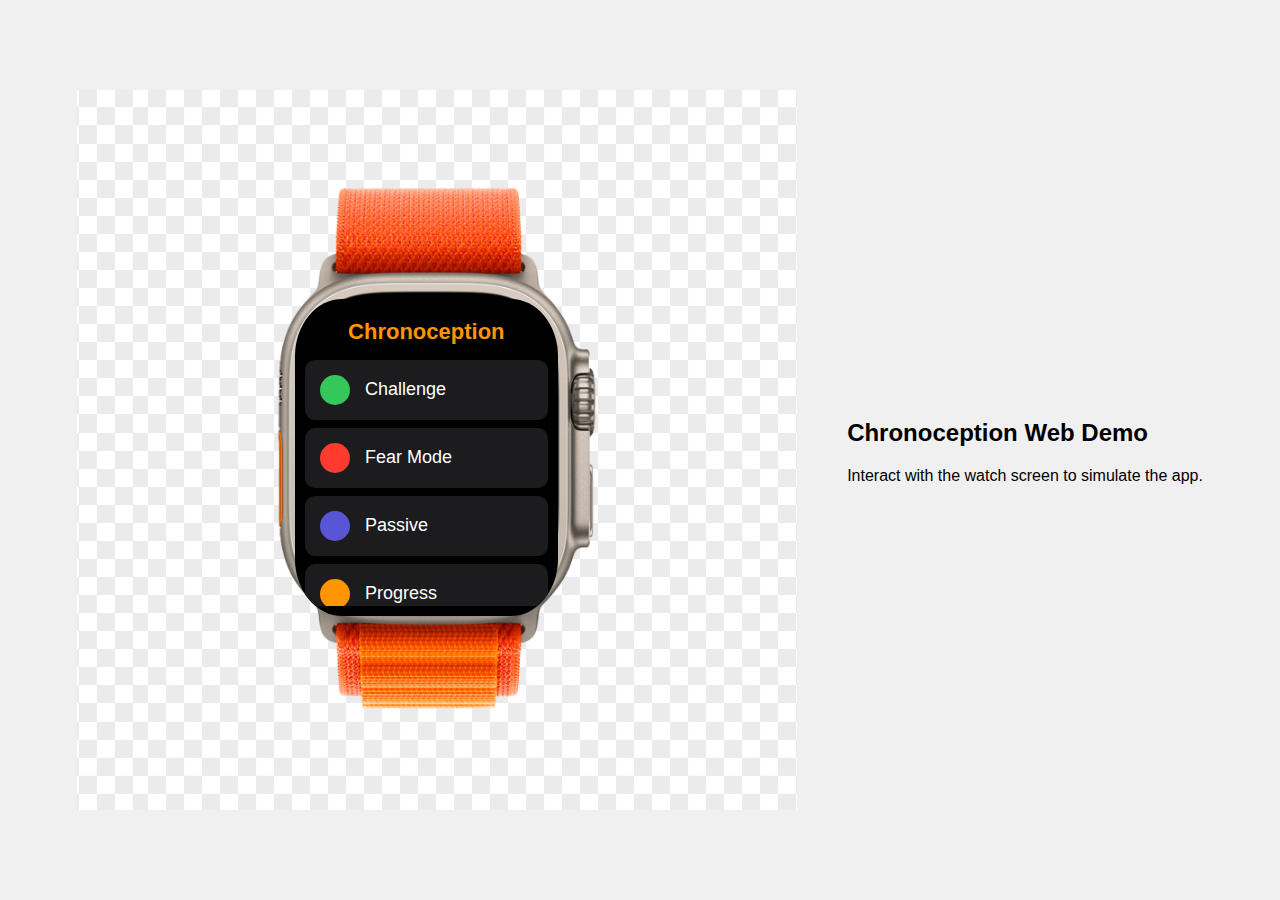
<file: docs/index.html>
<!DOCTYPE html>
<html lang="en">
<head>
    <meta charset="UTF-8">
    <meta name="viewport" content="width=device-width, initial-scale=1.0">
    <title>Chronoception Web Demo</title>
    <link rel="stylesheet" href="style.css">
    <!-- Using San Francisco font if available, otherwise system-ui -->
</head>
<body>
    <div class="presentation-container">
        <div id="watch-case">
            <div id="watch-screen">

                <!-- Screen: Home / Main Menu -->
                <div id="screen-home" class="screen active">
                    <div class="header">Chronoception</div>
                    <div class="menu-list">
                        <button class="menu-item" data-mode="challenge">
                            <div class="icon challenge-icon"></div>
                            <div class="label">Challenge</div>
                        </button>
                        <button class="menu-item" data-mode="fear">
                            <div class="icon fear-icon"></div>
                            <div class="label">Fear Mode</div>
                        </button>
                        <button class="menu-item" data-mode="passive">
                            <div class="icon passive-icon"></div>
                            <div class="label">Passive</div>
                        </button>
                        <button class="menu-item" data-mode="progress">
                            <div class="icon progress-icon"></div>
                            <div class="label">Progress</div>
                        </button>
                        <button class="menu-item" data-mode="settings">
                            <div class="icon settings-icon"></div>
                            <div class="label">Settings</div>
                        </button>
                    </div>
                </div>

                <!-- Screen: Progress -->
                <div id="screen-progress" class="screen hidden">
                    <div class="header">Progress</div>
                    <div class="progress-list">
                         <!-- Mock Data -->
                         <div class="progress-item">
                            <div class="progress-label">Acuity (7d)</div>
                            <div class="progress-value">82</div>
                         </div>
                         <div class="progress-item">
                            <div class="progress-label">Sessions</div>
                            <div class="progress-value">12</div>
                         </div>
                         <div class="progress-chart-placeholder">
                            <!-- CSS Chart -->
                            <div class="chart-bar" style="height: 60%"></div>
                            <div class="chart-bar" style="height: 80%"></div>
                            <div class="chart-bar" style="height: 50%"></div>
                            <div class="chart-bar" style="height: 90%"></div>
                            <div class="chart-bar" style="height: 75%"></div>
                         </div>
                         <div class="header-small">History</div>
                         <div class="history-item">
                             <div>Challenge 5m</div>
                             <div class="history-score">90</div>
                         </div>
                         <div class="history-item">
                             <div>Fear 5m</div>
                             <div class="history-score">75</div>
                         </div>
                    </div>
                    <button class="action-button" onclick="showScreen('home')">Back</button>
                </div>

                 <!-- Screen: Settings -->
                 <div id="screen-settings" class="screen hidden">
                    <div class="header">Settings</div>
                    <div class="settings-list">
                        <div class="setting-item">
                            <div class="setting-label">HealthKit</div>
                            <div class="toggle active" id="toggle-healthkit"></div>
                        </div>
                        <div class="setting-item">
                            <div class="setting-label">Sound</div>
                            <div class="toggle active" id="toggle-sound"></div>
                        </div>
                    </div>
                    <button class="action-button" onclick="showScreen('home')">Back</button>
                 </div>

                <!-- Screen: Interval Picker -->
                <div id="screen-picker" class="screen hidden">
                    <div class="header-small">Set Interval</div>
                    <div class="picker-container">
                        <div class="picker-column" id="picker-min">
                            <!-- Minutes will be generated by JS -->
                        </div>
                        <div class="picker-label">m</div>
                        <div class="picker-column" id="picker-sec">
                            <!-- Seconds will be generated by JS -->
                        </div>
                        <div class="picker-label">s</div>
                    </div>
                    <button class="action-button" id="picker-confirm">Next</button>
                    <button class="text-button" onclick="showScreen('home')">Cancel</button>
                </div>

                <!-- Screen: Configuration (Attempt Count / Repetitions) -->
                <div id="screen-config" class="screen hidden">
                    <div class="header-small" id="config-title">Configuration</div>
                    <div class="config-value-display">
                        <span id="config-value">1</span>
                        <span id="config-label">Attempt</span>
                    </div>
                    <div class="stepper-controls">
                        <button class="stepper-btn" id="config-minus">-</button>
                        <button class="stepper-btn" id="config-plus">+</button>
                    </div>
                    <button class="action-button" id="config-start">Start</button>
                </div>

                <!-- Screen: Session (Challenge/Fear/Passive) -->
                 <div id="screen-session" class="screen hidden">
                    <!-- Challenge/Fear UI -->
                    <div id="session-challenge-container" class="hidden">
                        <div id="challenge-ready" class="session-state">
                            <div class="header-small">Target</div>
                            <div class="large-time" id="challenge-target-display">5m 0s</div>
                            <div class="instruction-text">Tap to Start</div>
                        </div>

                        <div id="challenge-running" class="session-state hidden">
                            <div class="header-small" id="challenge-attempt-label">Attempt 1 / 5</div>
                            <div class="large-text">Tap when done</div>
                            <!-- Invisible tap area covering the whole screen is handled by the container click -->
                        </div>

                        <div id="challenge-feedback" class="session-state hidden">
                            <div class="feedback-main" id="feedback-main">Late</div>
                            <div class="feedback-sub" id="feedback-sub">by 5s</div>
                        </div>

                        <div id="challenge-summary" class="session-state hidden">
                            <div class="header">Summary</div>
                            <div class="summary-stat">
                                <div class="stat-label">Mean Error</div>
                                <div class="stat-value" id="summary-mean-error">1.2s</div>
                            </div>
                            <div class="summary-stat">
                                <div class="stat-label">Acuity Score</div>
                                <div class="stat-value" id="summary-score">85</div>
                            </div>
                             <button class="action-button" id="summary-done">Done</button>
                        </div>
                    </div>

                    <!-- Passive UI -->
                     <div id="session-passive-container" class="hidden">
                        <div class="header-small">Passive Mode</div>
                        <div class="passive-status">Running...</div>
                        <div class="large-time" id="passive-timer">00:00</div>
                        <div class="instruction-text">Haptics active</div>
                        <button class="action-button stop-btn" id="passive-stop">End Session</button>
                     </div>
                 </div>

            </div>
        </div>

        <div class="instructions">
            <h2>Chronoception Web Demo</h2>
            <p>Interact with the watch screen to simulate the app.</p>
        </div>
    </div>
    <script src="script.js"></script>
</body>
</html>
</file>
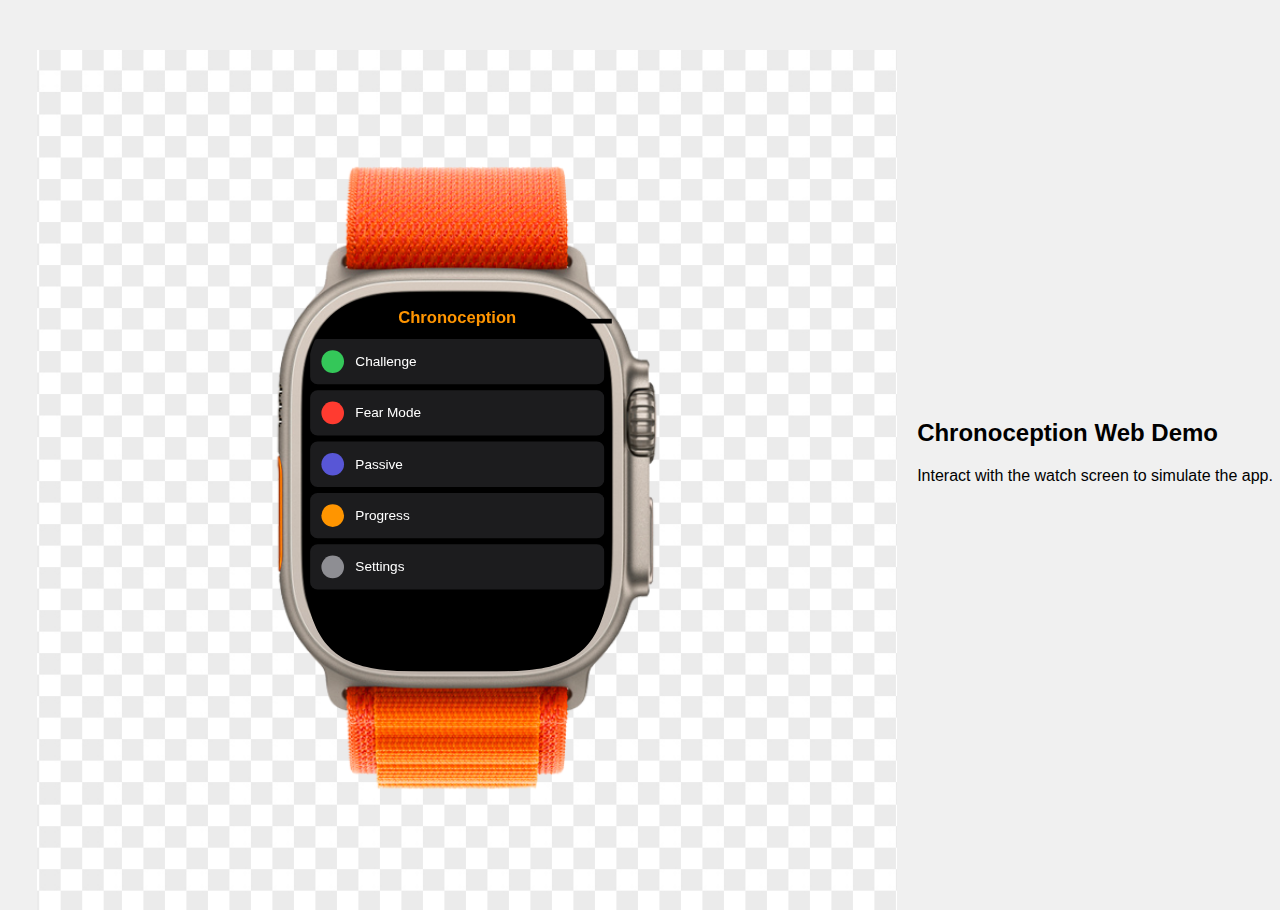
<file: web-demo-ultra/index.html>
<!DOCTYPE html>
<html lang="en">
<head>
    <meta charset="UTF-8">
    <meta name="viewport" content="width=device-width, initial-scale=1.0">
    <title>Chronoception Web Demo</title>
    <link rel="stylesheet" href="style.css">
    <!-- Using San Francisco font if available, otherwise system-ui -->
</head>
<body>
    <div class="presentation-container">
        <div id="watch-scale-wrapper">
            <div id="watch-case">
                <div id="watch-screen">

                    <!-- Screen: Home / Main Menu -->
                    <div id="screen-home" class="screen active">
                        <div class="header">Chronoception</div>
                        <div class="menu-list">
                            <button class="menu-item" data-mode="challenge">
                                <div class="icon challenge-icon"></div>
                                <div class="label">Challenge</div>
                            </button>
                            <button class="menu-item" data-mode="fear">
                                <div class="icon fear-icon"></div>
                                <div class="label">Fear Mode</div>
                            </button>
                            <button class="menu-item" data-mode="passive">
                                <div class="icon passive-icon"></div>
                                <div class="label">Passive</div>
                            </button>
                            <button class="menu-item" data-mode="progress">
                                <div class="icon progress-icon"></div>
                                <div class="label">Progress</div>
                            </button>
                            <button class="menu-item" data-mode="settings">
                                <div class="icon settings-icon"></div>
                                <div class="label">Settings</div>
                            </button>
                        </div>
                    </div>

                    <!-- Screen: Progress -->
                    <div id="screen-progress" class="screen hidden">
                        <div class="header">Progress</div>
                        <div class="progress-list">
                             <!-- Mock Data -->
                             <div class="progress-item">
                                <div class="progress-label">Acuity (7d)</div>
                                <div class="progress-value">82</div>
                             </div>
                             <div class="progress-item">
                                <div class="progress-label">Sessions</div>
                                <div class="progress-value">12</div>
                             </div>
                             <div class="progress-chart-placeholder">
                                <!-- CSS Chart -->
                                <div class="chart-bar" style="height: 60%"></div>
                                <div class="chart-bar" style="height: 80%"></div>
                                <div class="chart-bar" style="height: 50%"></div>
                                <div class="chart-bar" style="height: 90%"></div>
                                <div class="chart-bar" style="height: 75%"></div>
                             </div>
                             <div class="header-small">History</div>
                             <div class="history-item">
                                 <div>Challenge 5m</div>
                                 <div class="history-score">90</div>
                             </div>
                             <div class="history-item">
                                 <div>Fear 5m</div>
                                 <div class="history-score">75</div>
                             </div>
                        </div>
                        <button class="action-button" onclick="showScreen('home')">Back</button>
                    </div>

                    <!-- Screen: Settings -->
                    <div id="screen-settings" class="screen hidden">
                        <div class="header">Settings</div>
                        <div class="settings-list">
                            <div class="setting-item">
                                <div class="setting-label">HealthKit</div>
                                <div class="toggle active" id="toggle-healthkit"></div>
                            </div>
                            <div class="setting-item">
                                <div class="setting-label">Sound</div>
                                <div class="toggle active" id="toggle-sound"></div>
                            </div>
                        </div>
                        <button class="action-button" onclick="showScreen('home')">Back</button>
                    </div>

                    <!-- Screen: Interval Picker -->
                    <div id="screen-picker" class="screen hidden">
                        <div class="header-small">Set Interval</div>
                        <div class="picker-container">
                            <div class="picker-column" id="picker-min">
                                <!-- Minutes will be generated by JS -->
                            </div>
                            <div class="picker-label">m</div>
                            <div class="picker-column" id="picker-sec">
                                <!-- Seconds will be generated by JS -->
                            </div>
                            <div class="picker-label">s</div>
                        </div>
                        <button class="action-button" id="picker-confirm">Next</button>
                        <button class="text-button" onclick="showScreen('home')">Cancel</button>
                    </div>

                    <!-- Screen: Configuration (Attempt Count / Repetitions) -->
                    <div id="screen-config" class="screen hidden">
                        <div class="header-small" id="config-title">Configuration</div>
                        <div class="config-value-display">
                            <span id="config-value">1</span>
                            <span id="config-label">Attempt</span>
                        </div>
                        <div class="stepper-controls">
                            <button class="stepper-btn" id="config-minus">-</button>
                            <button class="stepper-btn" id="config-plus">+</button>
                        </div>
                        <button class="action-button" id="config-start">Start</button>
                    </div>

                    <!-- Screen: Session (Challenge/Fear/Passive) -->
                    <div id="screen-session" class="screen hidden">
                        <!-- Challenge/Fear UI -->
                        <div id="session-challenge-container" class="hidden">
                            <div id="challenge-ready" class="session-state">
                                <div class="header-small">Target</div>
                                <div class="large-time" id="challenge-target-display">5m 0s</div>
                                <div class="instruction-text">Tap to Start</div>
                            </div>

                            <div id="challenge-running" class="session-state hidden">
                                <div class="header-small" id="challenge-attempt-label">Attempt 1 / 5</div>
                                <div class="large-text">Tap when done</div>
                                <!-- Invisible tap area covering the whole screen is handled by the container click -->
                            </div>

                            <div id="challenge-feedback" class="session-state hidden">
                                <div class="feedback-main" id="feedback-main">Late</div>
                                <div class="feedback-sub" id="feedback-sub">by 5s</div>
                            </div>

                            <div id="challenge-summary" class="session-state hidden">
                                <div class="header">Summary</div>
                                <div class="summary-stat">
                                    <div class="stat-label">Mean Error</div>
                                    <div class="stat-value" id="summary-mean-error">1.2s</div>
                                </div>
                                <div class="summary-stat">
                                    <div class="stat-label">Acuity Score</div>
                                    <div class="stat-value" id="summary-score">85</div>
                                </div>
                                 <button class="action-button" id="summary-done">Done</button>
                            </div>
                        </div>

                        <!-- Passive UI -->
                        <div id="session-passive-container" class="hidden">
                            <div class="header-small">Passive Mode</div>
                            <div class="passive-status">Running...</div>
                            <div class="large-time" id="passive-timer">00:00</div>
                            <div class="instruction-text">Haptics active</div>
                            <button class="action-button stop-btn" id="passive-stop">End Session</button>
                        </div>
                    </div>

                </div> <!-- End watch-screen -->
                <div id="digital-crown"></div>
                <div id="side-button"></div>
            </div> <!-- End watch-case -->
        </div> <!-- End watch-scale-wrapper -->

        <div class="instructions">
            <h2>Chronoception Web Demo</h2>
            <p>Interact with the watch screen to simulate the app.</p>
        </div>
    </div>
    <script src="script.js"></script>
</body>
</html>
</file>
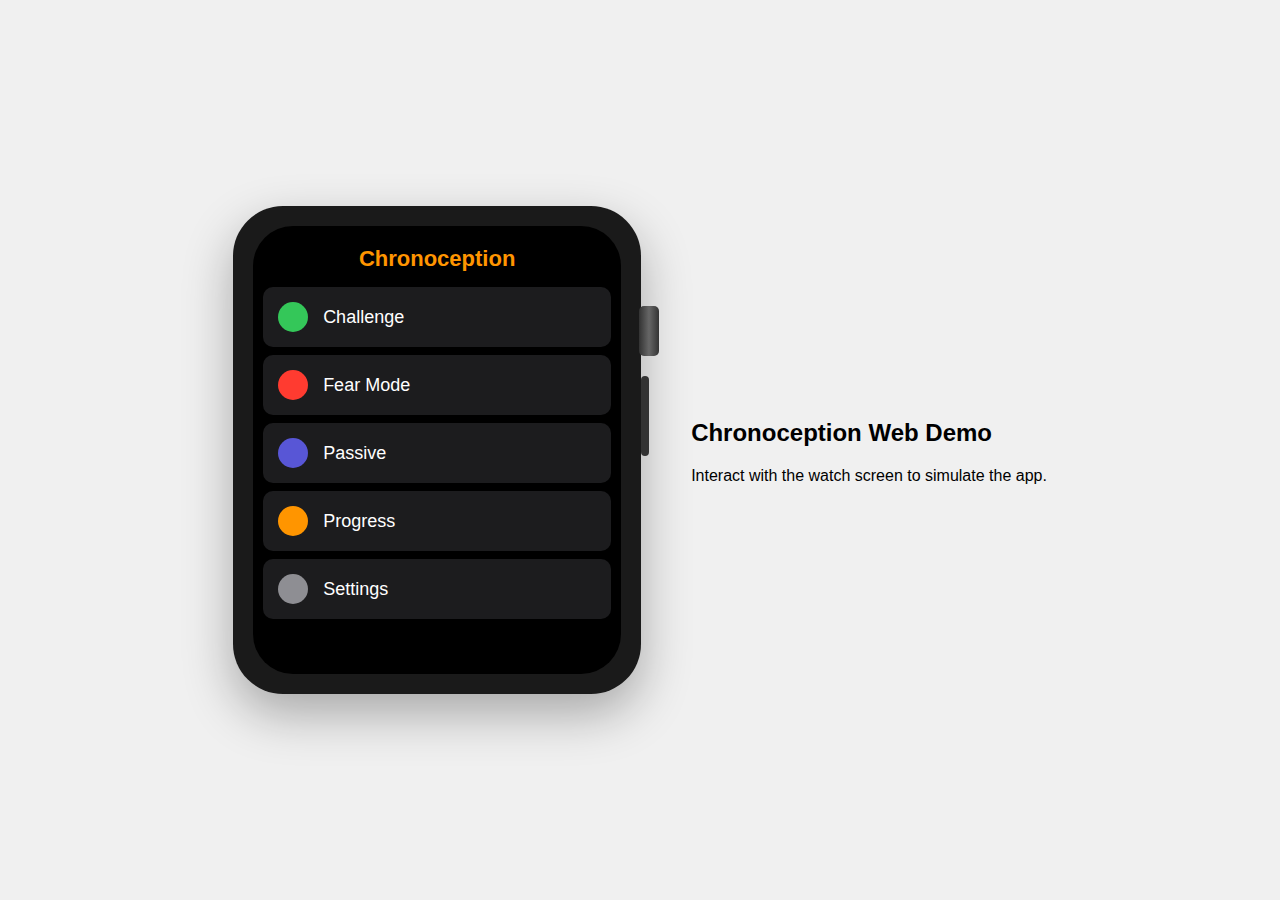
<file: web-demo/index.html>
<!DOCTYPE html>
<html lang="en">
<head>
    <meta charset="UTF-8">
    <meta name="viewport" content="width=device-width, initial-scale=1.0">
    <title>Chronoception Web Demo</title>
    <link rel="stylesheet" href="style.css">
    <!-- Using San Francisco font if available, otherwise system-ui -->
</head>
<body>
    <div class="presentation-container">
        <div id="watch-case">
            <div id="watch-screen">

                <!-- Screen: Home / Main Menu -->
                <div id="screen-home" class="screen active">
                    <div class="header">Chronoception</div>
                    <div class="menu-list">
                        <button class="menu-item" data-mode="challenge">
                            <div class="icon challenge-icon"></div>
                            <div class="label">Challenge</div>
                        </button>
                        <button class="menu-item" data-mode="fear">
                            <div class="icon fear-icon"></div>
                            <div class="label">Fear Mode</div>
                        </button>
                        <button class="menu-item" data-mode="passive">
                            <div class="icon passive-icon"></div>
                            <div class="label">Passive</div>
                        </button>
                        <button class="menu-item" data-mode="progress">
                            <div class="icon progress-icon"></div>
                            <div class="label">Progress</div>
                        </button>
                        <button class="menu-item" data-mode="settings">
                            <div class="icon settings-icon"></div>
                            <div class="label">Settings</div>
                        </button>
                    </div>
                </div>

                <!-- Screen: Progress -->
                <div id="screen-progress" class="screen hidden">
                    <div class="header">Progress</div>
                    <div class="progress-list">
                         <!-- Mock Data -->
                         <div class="progress-item">
                            <div class="progress-label">Acuity (7d)</div>
                            <div class="progress-value">82</div>
                         </div>
                         <div class="progress-item">
                            <div class="progress-label">Sessions</div>
                            <div class="progress-value">12</div>
                         </div>
                         <div class="progress-chart-placeholder">
                            <!-- CSS Chart -->
                            <div class="chart-bar" style="height: 60%"></div>
                            <div class="chart-bar" style="height: 80%"></div>
                            <div class="chart-bar" style="height: 50%"></div>
                            <div class="chart-bar" style="height: 90%"></div>
                            <div class="chart-bar" style="height: 75%"></div>
                         </div>
                         <div class="header-small">History</div>
                         <div class="history-item">
                             <div>Challenge 5m</div>
                             <div class="history-score">90</div>
                         </div>
                         <div class="history-item">
                             <div>Fear 5m</div>
                             <div class="history-score">75</div>
                         </div>
                    </div>
                    <button class="action-button" onclick="showScreen('home')">Back</button>
                </div>

                 <!-- Screen: Settings -->
                 <div id="screen-settings" class="screen hidden">
                    <div class="header">Settings</div>
                    <div class="settings-list">
                        <div class="setting-item">
                            <div class="setting-label">HealthKit</div>
                            <div class="toggle active" id="toggle-healthkit"></div>
                        </div>
                        <div class="setting-item">
                            <div class="setting-label">Sound</div>
                            <div class="toggle active" id="toggle-sound"></div>
                        </div>
                    </div>
                    <button class="action-button" onclick="showScreen('home')">Back</button>
                 </div>

                <!-- Screen: Interval Picker -->
                <div id="screen-picker" class="screen hidden">
                    <div class="header-small">Set Interval</div>
                    <div class="picker-container">
                        <div class="picker-column" id="picker-min">
                            <!-- Minutes will be generated by JS -->
                        </div>
                        <div class="picker-label">m</div>
                        <div class="picker-column" id="picker-sec">
                            <!-- Seconds will be generated by JS -->
                        </div>
                        <div class="picker-label">s</div>
                    </div>
                    <button class="action-button" id="picker-confirm">Next</button>
                    <button class="text-button" onclick="showScreen('home')">Cancel</button>
                </div>

                <!-- Screen: Configuration (Attempt Count / Repetitions) -->
                <div id="screen-config" class="screen hidden">
                    <div class="header-small" id="config-title">Configuration</div>
                    <div class="config-value-display">
                        <span id="config-value">1</span>
                        <span id="config-label">Attempt</span>
                    </div>
                    <div class="stepper-controls">
                        <button class="stepper-btn" id="config-minus">-</button>
                        <button class="stepper-btn" id="config-plus">+</button>
                    </div>
                    <button class="action-button" id="config-start">Start</button>
                </div>

                <!-- Screen: Session (Challenge/Fear/Passive) -->
                 <div id="screen-session" class="screen hidden">
                    <!-- Challenge/Fear UI -->
                    <div id="session-challenge-container" class="hidden">
                        <div id="challenge-ready" class="session-state">
                            <div class="header-small">Target</div>
                            <div class="large-time" id="challenge-target-display">5m 0s</div>
                            <div class="instruction-text">Tap to Start</div>
                        </div>

                        <div id="challenge-running" class="session-state hidden">
                            <div class="header-small" id="challenge-attempt-label">Attempt 1 / 5</div>
                            <div class="large-text">Tap when done</div>
                            <!-- Invisible tap area covering the whole screen is handled by the container click -->
                        </div>

                        <div id="challenge-feedback" class="session-state hidden">
                            <div class="feedback-main" id="feedback-main">Late</div>
                            <div class="feedback-sub" id="feedback-sub">by 5s</div>
                        </div>

                        <div id="challenge-summary" class="session-state hidden">
                            <div class="header">Summary</div>
                            <div class="summary-stat">
                                <div class="stat-label">Mean Error</div>
                                <div class="stat-value" id="summary-mean-error">1.2s</div>
                            </div>
                            <div class="summary-stat">
                                <div class="stat-label">Acuity Score</div>
                                <div class="stat-value" id="summary-score">85</div>
                            </div>
                             <button class="action-button" id="summary-done">Done</button>
                        </div>
                    </div>

                    <!-- Passive UI -->
                     <div id="session-passive-container" class="hidden">
                        <div class="header-small">Passive Mode</div>
                        <div class="passive-status">Running...</div>
                        <div class="large-time" id="passive-timer">00:00</div>
                        <div class="instruction-text">Haptics active</div>
                        <button class="action-button stop-btn" id="passive-stop">End Session</button>
                     </div>
                 </div>

            </div>
            <div id="digital-crown"></div>
            <div id="side-button"></div>
        </div>

        <div class="instructions">
            <h2>Chronoception Web Demo</h2>
            <p>Interact with the watch screen to simulate the app.</p>
        </div>
    </div>
    <script src="script.js"></script>
</body>
</html>
</file>
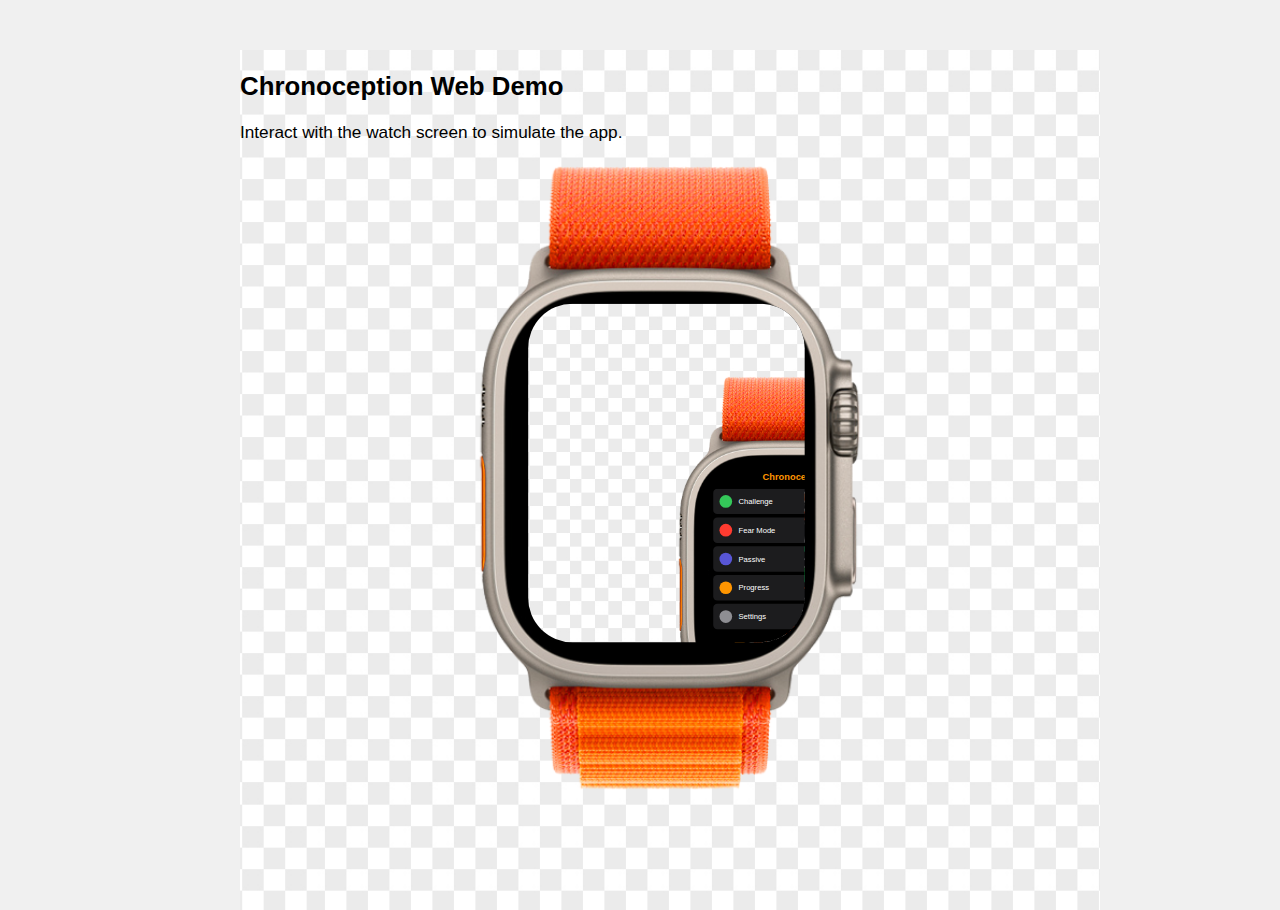
<file: docs/web-demo-ultra/index.html>
<!DOCTYPE html>
<html lang="en">
<head>
    <meta charset="UTF-8">
    <meta name="viewport" content="width=device-width, initial-scale=1.0">
    <title>Chronoception Web Demo</title>
    <link rel="stylesheet" href="style.css">
    <!-- Using San Francisco font if available, otherwise system-ui -->
</head>
<body>
    <div class="presentation-container">
        <div id="watch-scale-wrapper">
            <div id="watch-case">
                <div id="watch-screen">

                    <!-- Screen: Home / Main Menu -->
        <div id="watch-case">
            <div id="watch-screen">

                <!-- Screen: Home / Main Menu -->
                <div id="screen-home" class="screen active">
                    <div class="header">Chronoception</div>
                    <div class="menu-list">
                        <button class="menu-item" data-mode="challenge">
                            <div class="icon challenge-icon"></div>
                            <div class="label">Challenge</div>
                        </button>
                        <button class="menu-item" data-mode="fear">
                            <div class="icon fear-icon"></div>
                            <div class="label">Fear Mode</div>
                        </button>
                        <button class="menu-item" data-mode="passive">
                            <div class="icon passive-icon"></div>
                            <div class="label">Passive</div>
                        </button>
                        <button class="menu-item" data-mode="progress">
                            <div class="icon progress-icon"></div>
                            <div class="label">Progress</div>
                        </button>
                        <button class="menu-item" data-mode="settings">
                            <div class="icon settings-icon"></div>
                            <div class="label">Settings</div>
                        </button>
                    </div>
                </div>

                <!-- Screen: Progress -->
                <div id="screen-progress" class="screen hidden">
                    <div class="header">Progress</div>
                    <div class="progress-list">
                         <!-- Mock Data -->
                         <div class="progress-item">
                            <div class="progress-label">Acuity (7d)</div>
                            <div class="progress-value">82</div>
                         </div>
                         <div class="progress-item">
                            <div class="progress-label">Sessions</div>
                            <div class="progress-value">12</div>
                         </div>
                         <div class="progress-chart-placeholder">
                            <!-- CSS Chart -->
                            <div class="chart-bar" style="height: 60%"></div>
                            <div class="chart-bar" style="height: 80%"></div>
                            <div class="chart-bar" style="height: 50%"></div>
                            <div class="chart-bar" style="height: 90%"></div>
                            <div class="chart-bar" style="height: 75%"></div>
                         </div>
                         <div class="header-small">History</div>
                         <div class="history-item">
                             <div>Challenge 5m</div>
                             <div class="history-score">90</div>
                         </div>
                         <div class="history-item">
                             <div>Fear 5m</div>
                             <div class="history-score">75</div>
                         </div>
                    </div>
                    <button class="action-button" onclick="showScreen('home')">Back</button>
                </div>

                 <!-- Screen: Settings -->
                 <div id="screen-settings" class="screen hidden">
                    <div class="header">Settings</div>
                    <div class="settings-list">
                        <div class="setting-item">
                            <div class="setting-label">HealthKit</div>
                            <div class="toggle active" id="toggle-healthkit"></div>
                        </div>
                        <div class="setting-item">
                            <div class="setting-label">Sound</div>
                            <div class="toggle active" id="toggle-sound"></div>
                        </div>
                    </div>
                    <button class="action-button" onclick="showScreen('home')">Back</button>
                 </div>

                <!-- Screen: Interval Picker -->
                <div id="screen-picker" class="screen hidden">
                    <div class="header-small">Set Interval</div>
                    <div class="picker-container">
                        <div class="picker-column" id="picker-min">
                            <!-- Minutes will be generated by JS -->
                        </div>
                        <div class="picker-label">m</div>
                        <div class="picker-column" id="picker-sec">
                            <!-- Seconds will be generated by JS -->
                        </div>
                        <div class="picker-label">s</div>
                    </div>
                    <button class="action-button" id="picker-confirm">Next</button>
                    <button class="text-button" onclick="showScreen('home')">Cancel</button>
                </div>

                <!-- Screen: Configuration (Attempt Count / Repetitions) -->
                <div id="screen-config" class="screen hidden">
                    <div class="header-small" id="config-title">Configuration</div>
                    <div class="config-value-display">
                        <span id="config-value">1</span>
                        <span id="config-label">Attempt</span>
                    </div>
                    <div class="stepper-controls">
                        <button class="stepper-btn" id="config-minus">-</button>
                        <button class="stepper-btn" id="config-plus">+</button>
                    </div>
                    <button class="action-button" id="config-start">Start</button>
                </div>

                <!-- Screen: Session (Challenge/Fear/Passive) -->
                 <div id="screen-session" class="screen hidden">
                    <!-- Challenge/Fear UI -->
                    <div id="session-challenge-container" class="hidden">
                        <div id="challenge-ready" class="session-state">
                            <div class="header-small">Target</div>
                            <div class="large-time" id="challenge-target-display">5m 0s</div>
                            <div class="instruction-text">Tap to Start</div>
                        </div>

                        <div id="challenge-running" class="session-state hidden">
                            <div class="header-small" id="challenge-attempt-label">Attempt 1 / 5</div>
                            <div class="large-text">Tap when done</div>
                            <!-- Invisible tap area covering the whole screen is handled by the container click -->
                        </div>

                        <div id="challenge-feedback" class="session-state hidden">
                            <div class="feedback-main" id="feedback-main">Late</div>
                            <div class="feedback-sub" id="feedback-sub">by 5s</div>
                        </div>

                        <div id="challenge-summary" class="session-state hidden">
                            <div class="header">Summary</div>
                            <div class="summary-stat">
                                <div class="stat-label">Mean Error</div>
                                <div class="stat-value" id="summary-mean-error">1.2s</div>
                            </div>
                            <div class="summary-stat">
                                <div class="stat-label">Acuity Score</div>
                                <div class="stat-value" id="summary-score">85</div>
                            </div>
                             <button class="action-button" id="summary-done">Done</button>
                        </div>
                    </div>

                    <!-- Passive UI -->
                     <div id="session-passive-container" class="hidden">
                        <div class="header-small">Passive Mode</div>
                        <div class="passive-status">Running...</div>
                        <div class="large-time" id="passive-timer">00:00</div>
                        <div class="instruction-text">Haptics active</div>
                        <button class="action-button stop-btn" id="passive-stop">End Session</button>
                     </div>
                 </div>

            </div>
        </div>
        </div>

        <div class="instructions">
            <h2>Chronoception Web Demo</h2>
            <p>Interact with the watch screen to simulate the app.</p>
        </div>
    </div>
    <script src="script.js"></script>
</body>
</html>
</file>
<file: docs/style.css>
:root {
    --watch-bg: #000000;
    --watch-text: #ffffff;
    --accent-color: #ff9500; /* Orange-ish like generic watch apps or maybe blue */
    --item-bg: #1c1c1e; /* Dark gray for list items */
    --screen-width: 368px; /* 44mm watch */
    --screen-height: 448px;
    --bezel: 20px;
}

body {
    background-color: #f0f0f0;
    font-family: -apple-system, BlinkMacSystemFont, "Segoe UI", Roboto, Helvetica, Arial, sans-serif;
    display: flex;
    justify-content: center;
    align-items: center;
    height: 100vh;
    margin: 0;
}

.presentation-container {
    display: flex;
    gap: 50px;
    align-items: center;
}

#watch-case {
    position: relative;
    width: 80vh;
    height: 80vh;
    max-width: 800px;
    max-height: 800px;
    background-image: url('apple-watch-ultra-frame.png');
    background-size: contain;
    background-repeat: no-repeat;
    background-position: center;
    margin: 0 auto;
}

#watch-screen {
    position: absolute;
    top: 29.0%;
    left: 30.25%;
    width: 36.5%;
    height: 44.0%;
    background-color: var(--watch-bg);
    color: var(--watch-text);
    border-radius: 18%;
    overflow: hidden;
    font-size: 18px;
}

#digital-crown, #side-button {
    display: none;
}

/* Screens */
.screen {
    width: 100%;
    height: 100%;
    position: absolute;
    top: 0;
    left: 0;
    padding: 10px;
    box-sizing: border-box;
    display: flex;
    flex-direction: column;
    align-items: center;
    transition: opacity 0.3s ease;
}

.screen.hidden {
    opacity: 0;
    pointer-events: none;
    z-index: -1;
}

.screen.active {
    opacity: 1;
    z-index: 1;
}

/* Generic Hidden */
.hidden {
    display: none !important;
}

/* Common Elements */
.header {
    font-size: 22px;
    font-weight: 600;
    margin-top: 10px;
    margin-bottom: 15px;
    color: var(--accent-color);
}

.header-small {
    font-size: 18px;
    color: #aaa;
    margin-top: 5px;
    margin-bottom: 10px;
}

/* Menu */
.menu-list {
    width: 100%;
    overflow-y: auto;
    flex: 1;
    padding-bottom: 20px;
}

.menu-item {
    width: 100%;
    background-color: var(--item-bg);
    border: none;
    border-radius: 10px;
    padding: 15px;
    margin-bottom: 8px;
    display: flex;
    align-items: center;
    color: white;
    text-align: left;
    cursor: pointer;
    transition: background-color 0.2s;
}

.menu-item:active {
    background-color: #3a3a3c;
}

.icon {
    width: 30px;
    height: 30px;
    border-radius: 50%;
    margin-right: 15px;
    background-color: gray;
}

.challenge-icon { background-color: #34c759; } /* Green */
.fear-icon { background-color: #ff3b30; } /* Red */
.passive-icon { background-color: #5856d6; } /* Purple */
.progress-icon { background-color: #ff9500; } /* Orange */
.settings-icon { background-color: #8e8e93; } /* Gray */

.label {
    font-weight: 500;
    font-size: 18px;
}

/* Picker */
.picker-container {
    display: flex;
    justify-content: center;
    align-items: center;
    height: 200px;
    width: 100%;
    background-color: #000;
    position: relative;
    /* 3D Effect Mask */
    mask-image: linear-gradient(to bottom, transparent 0%, black 20%, black 80%, transparent 100%);
    -webkit-mask-image: linear-gradient(to bottom, transparent 0%, black 20%, black 80%, transparent 100%);
}

.picker-column {
    height: 150px;
    width: 70px;
    overflow-y: scroll;
    scroll-snap-type: y mandatory;
    text-align: center;
    margin: 0 5px;
    scroll-behavior: smooth;
}

/* Hide scrollbar */
.picker-column::-webkit-scrollbar {
    display: none;
}

.picker-item {
    height: 50px;
    line-height: 50px;
    font-size: 28px;
    scroll-snap-align: center;
    color: #888;
}

.picker-item.selected {
    color: white;
    font-weight: bold;
}

.picker-label {
    font-size: 18px;
    margin-top: 10px;
    color: var(--accent-color);
}

.action-button {
    background-color: var(--accent-color);
    color: white;
    border: none;
    border-radius: 25px;
    padding: 12px 40px;
    font-size: 18px;
    font-weight: 600;
    margin-top: 20px;
    width: 90%;
    cursor: pointer;
}

.action-button:active {
    opacity: 0.8;
}

.text-button {
    background: none;
    border: none;
    color: #aaa;
    font-size: 16px;
    margin-top: 10px;
    cursor: pointer;
}

.text-button:active {
    color: white;
}

.stop-btn {
    background-color: #ff3b30;
}

/* Config Stepper */
.config-value-display {
    flex: 1;
    display: flex;
    flex-direction: column;
    justify-content: center;
    align-items: center;
}

#config-value {
    font-size: 48px;
    font-weight: 700;
    color: white;
}

#config-label {
    font-size: 16px;
    color: #aaa;
}

.stepper-controls {
    display: flex;
    justify-content: space-between;
    width: 80%;
    margin-bottom: 20px;
}

.stepper-btn {
    width: 50px;
    height: 50px;
    border-radius: 25px;
    background-color: #333;
    color: white;
    font-size: 24px;
    border: none;
    cursor: pointer;
}

.stepper-btn:active {
    background-color: #555;
}

/* Session Screen styles */
#session-content {
    width: 100%;
    height: 100%;
}

#session-challenge-container, #session-passive-container {
    width: 100%;
    height: 100%;
    display: flex;
    flex-direction: column;
    align-items: center;
}

.session-state {
    width: 100%;
    height: 100%;
    display: flex;
    flex-direction: column;
    align-items: center;
    justify-content: center;
}

.large-time {
    font-size: 64px;
    font-weight: 200;
    color: white;
    margin-bottom: 20px;
}

.large-text {
    font-size: 36px;
    font-weight: 500;
    color: white;
}

.instruction-text {
    font-size: 18px;
    color: var(--accent-color);
    margin-top: 10px;
}

/* Feedback */
#challenge-feedback {
    background-color: #000; /* will change based on error */
}

.feedback-main {
    font-size: 48px;
    font-weight: 800;
    margin-bottom: 10px;
}

.feedback-sub {
    font-size: 32px;
    font-weight: 400;
    color: #ddd;
}

/* Summary */
.summary-stat {
    width: 100%;
    display: flex;
    justify-content: space-between;
    padding: 10px 20px;
    border-bottom: 1px solid #333;
}

.stat-label {
    color: #aaa;
}

.stat-value {
    color: white;
    font-weight: 600;
}

.passive-status {
    font-size: 24px;
    color: var(--accent-color);
    margin-bottom: 30px;
    animation: pulse 2s infinite;
}

@keyframes pulse {
    0% { opacity: 0.5; }
    50% { opacity: 1; }
    100% { opacity: 0.5; }
}

/* Progress */
.progress-list, .settings-list {
    width: 100%;
    flex: 1;
    overflow-y: auto;
    padding: 10px 0;
}

.progress-item {
    display: flex;
    justify-content: space-between;
    align-items: center;
    background-color: var(--item-bg);
    padding: 15px;
    border-radius: 10px;
    margin-bottom: 8px;
}

.progress-label {
    color: white;
    font-size: 18px;
}

.progress-value {
    color: var(--accent-color);
    font-size: 24px;
    font-weight: 600;
}

.progress-chart-placeholder {
    width: 100%;
    height: 150px;
    background-color: var(--item-bg);
    border-radius: 10px;
    margin-bottom: 15px;
    display: flex;
    justify-content: space-around;
    align-items: flex-end;
    padding: 10px;
    box-sizing: border-box;
}

.chart-bar {
    width: 15px;
    background-color: var(--accent-color);
    border-radius: 3px;
}

.history-item {
    display: flex;
    justify-content: space-between;
    padding: 10px 15px;
    border-bottom: 1px solid #333;
    color: #aaa;
}

.history-score {
    color: white;
    font-weight: bold;
}

/* Settings */
.setting-item {
    display: flex;
    justify-content: space-between;
    align-items: center;
    background-color: var(--item-bg);
    padding: 15px;
    border-radius: 10px;
    margin-bottom: 8px;
}

.setting-label {
    color: white;
    font-size: 18px;
}

.toggle {
    width: 50px;
    height: 30px;
    background-color: #333;
    border-radius: 15px;
    position: relative;
    cursor: pointer;
    transition: background-color 0.3s;
}

.toggle.active {
    background-color: #34c759;
}

.toggle::after {
    content: '';
    position: absolute;
    top: 2px;
    left: 2px;
    width: 26px;
    height: 26px;
    background-color: white;
    border-radius: 50%;
    transition: transform 0.3s;
}

.toggle.active::after {
    transform: translateX(20px);
}
</file>
<file: web-demo-ultra/style.css>
:root {
    --watch-bg: #000000;
    --watch-text: #ffffff;
    --accent-color: #ff9500; /* Orange-ish like generic watch apps or maybe blue */
    --item-bg: #1c1c1e; /* Dark gray for list items */
    --screen-width: 368px; /* 44mm watch */
    --screen-height: 448px;
    --bezel: 20px;
}

body {
    background-color: #f0f0f0;
    font-family: -apple-system, BlinkMacSystemFont, "Segoe UI", Roboto, Helvetica, Arial, sans-serif;
    display: flex;
    justify-content: center;
    align-items: center;
    height: 100vh;
    margin: 0;
}

.presentation-container {
    display: flex;
    gap: 50px;
    align-items: center;
    width: 100%;
    height: 100%;
    justify-content: center;
}

#watch-scale-wrapper {
    display: flex;
    justify-content: center;
    align-items: center;
    width: 800px;
    height: 800px;
}

#watch-case {
    position: relative;
    width: 800px;
    height: 800px;
    flex-shrink: 0;
    background-image: url('apple-watch-ultra-frame.png');
    background-size: contain;
    background-repeat: no-repeat;
    background-position: center;
    margin: 0;
    transform-origin: center center;
}

#watch-screen {
    position: absolute;
    /* Adjusted coordinates based on new scaling */
    top: 226px;
    left: 247px;
    width: 410px;
    height: 502px;
    background-color: var(--watch-bg);
    color: var(--watch-text);
    /* mask-image replaces border-radius for true squircle shape */
    -webkit-mask-image: url('[data-uri]');
    mask-image: url('[data-uri]');
    overflow: hidden;
    font-size: 18px;
    transform: scale(0.702); /* Upscaled to 0.702 to fill the detected hole (288px width) more tightly */
    transform-origin: top left;
}

#digital-crown, #side-button {
    display: none;
}

/* Screens */
.screen {
    width: 100%;
    height: 100%;
    position: absolute;
    top: 0;
    left: 0;
    padding: 10px;
    box-sizing: border-box;
    display: flex;
    flex-direction: column;
    align-items: center;
    transition: opacity 0.3s ease;
}

.screen.hidden {
    opacity: 0;
    pointer-events: none;
    z-index: -1;
}

.screen.active {
    opacity: 1;
    z-index: 1;
}

/* Generic Hidden */
.hidden {
    display: none !important;
}

/* Common Elements */
.header {
    font-size: 22px;
    font-weight: 600;
    margin-top: 10px;
    margin-bottom: 15px;
    color: var(--accent-color);
}

.header-small {
    font-size: 18px;
    color: #aaa;
    margin-top: 5px;
    margin-bottom: 10px;
}

/* Menu */
.menu-list {
    width: 100%;
    overflow-y: auto;
    flex: 1;
    padding-bottom: 20px;
}

.menu-item {
    width: 100%;
    background-color: var(--item-bg);
    border: none;
    border-radius: 10px;
    padding: 15px;
    margin-bottom: 8px;
    display: flex;
    align-items: center;
    color: white;
    text-align: left;
    cursor: pointer;
    transition: background-color 0.2s;
}

.menu-item:active {
    background-color: #3a3a3c;
}

.icon {
    width: 30px;
    height: 30px;
    border-radius: 50%;
    margin-right: 15px;
    background-color: gray;
}

.challenge-icon { background-color: #34c759; } /* Green */
.fear-icon { background-color: #ff3b30; } /* Red */
.passive-icon { background-color: #5856d6; } /* Purple */
.progress-icon { background-color: #ff9500; } /* Orange */
.settings-icon { background-color: #8e8e93; } /* Gray */

.label {
    font-weight: 500;
    font-size: 18px;
}

/* Picker */
.picker-container {
    display: flex;
    justify-content: center;
    align-items: center;
    height: 200px;
    width: 100%;
    background-color: #000;
    position: relative;
    /* 3D Effect Mask */
    mask-image: linear-gradient(to bottom, transparent 0%, black 20%, black 80%, transparent 100%);
    -webkit-mask-image: linear-gradient(to bottom, transparent 0%, black 20%, black 80%, transparent 100%);
}

.picker-column {
    height: 150px;
    width: 70px;
    overflow-y: scroll;
    scroll-snap-type: y mandatory;
    text-align: center;
    margin: 0 5px;
    scroll-behavior: smooth;
}

/* Hide scrollbar */
.picker-column::-webkit-scrollbar {
    display: none;
}

.picker-item {
    height: 50px;
    line-height: 50px;
    font-size: 28px;
    scroll-snap-align: center;
    color: #888;
}

.picker-item.selected {
    color: white;
    font-weight: bold;
}

.picker-label {
    font-size: 18px;
    margin-top: 10px;
    color: var(--accent-color);
}

.action-button {
    background-color: var(--accent-color);
    color: white;
    border: none;
    border-radius: 25px;
    padding: 12px 40px;
    font-size: 18px;
    font-weight: 600;
    margin-top: 20px;
    width: 90%;
    cursor: pointer;
}

.action-button:active {
    opacity: 0.8;
}

.text-button {
    background: none;
    border: none;
    color: #aaa;
    font-size: 16px;
    margin-top: 10px;
    cursor: pointer;
}

.text-button:active {
    color: white;
}

.stop-btn {
    background-color: #ff3b30;
}

/* Config Stepper */
.config-value-display {
    flex: 1;
    display: flex;
    flex-direction: column;
    justify-content: center;
    align-items: center;
}

#config-value {
    font-size: 48px;
    font-weight: 700;
    color: white;
}

#config-label {
    font-size: 16px;
    color: #aaa;
}

.stepper-controls {
    display: flex;
    justify-content: space-between;
    width: 80%;
    margin-bottom: 20px;
}

.stepper-btn {
    width: 50px;
    height: 50px;
    border-radius: 25px;
    background-color: #333;
    color: white;
    font-size: 24px;
    border: none;
    cursor: pointer;
}

.stepper-btn:active {
    background-color: #555;
}

/* Session Screen styles */
#session-content {
    width: 100%;
    height: 100%;
}

#session-challenge-container, #session-passive-container {
    width: 100%;
    height: 100%;
    display: flex;
    flex-direction: column;
    align-items: center;
}

.session-state {
    width: 100%;
    height: 100%;
    display: flex;
    flex-direction: column;
    align-items: center;
    justify-content: center;
}

.large-time {
    font-size: 64px;
    font-weight: 200;
    color: white;
    margin-bottom: 20px;
}

.large-text {
    font-size: 36px;
    font-weight: 500;
    color: white;
}

.instruction-text {
    font-size: 18px;
    color: var(--accent-color);
    margin-top: 10px;
}

/* Feedback */
#challenge-feedback {
    background-color: #000; /* will change based on error */
}

.feedback-main {
    font-size: 48px;
    font-weight: 800;
    margin-bottom: 10px;
}

.feedback-sub {
    font-size: 32px;
    font-weight: 400;
    color: #ddd;
}

/* Summary */
.summary-stat {
    width: 100%;
    display: flex;
    justify-content: space-between;
    padding: 10px 20px;
    border-bottom: 1px solid #333;
}

.stat-label {
    color: #aaa;
}

.stat-value {
    color: white;
    font-weight: 600;
}

.passive-status {
    font-size: 24px;
    color: var(--accent-color);
    margin-bottom: 30px;
    animation: pulse 2s infinite;
}

@keyframes pulse {
    0% { opacity: 0.5; }
    50% { opacity: 1; }
    100% { opacity: 0.5; }
}

/* Progress */
.progress-list, .settings-list {
    width: 100%;
    flex: 1;
    overflow-y: auto;
    padding: 10px 0;
}

.progress-item {
    display: flex;
    justify-content: space-between;
    align-items: center;
    background-color: var(--item-bg);
    padding: 15px;
    border-radius: 10px;
    margin-bottom: 8px;
}

.progress-label {
    color: white;
    font-size: 18px;
}

.progress-value {
    color: var(--accent-color);
    font-size: 24px;
    font-weight: 600;
}

.progress-chart-placeholder {
    width: 100%;
    height: 150px;
    background-color: var(--item-bg);
    border-radius: 10px;
    margin-bottom: 15px;
    display: flex;
    justify-content: space-around;
    align-items: flex-end;
    padding: 10px;
    box-sizing: border-box;
}

.chart-bar {
    width: 15px;
    background-color: var(--accent-color);
    border-radius: 3px;
}

.history-item {
    display: flex;
    justify-content: space-between;
    padding: 10px 15px;
    border-bottom: 1px solid #333;
    color: #aaa;
}

.history-score {
    color: white;
    font-weight: bold;
}

/* Settings */
.setting-item {
    display: flex;
    justify-content: space-between;
    align-items: center;
    background-color: var(--item-bg);
    padding: 15px;
    border-radius: 10px;
    margin-bottom: 8px;
}

.setting-label {
    color: white;
    font-size: 18px;
}

.toggle {
    width: 50px;
    height: 30px;
    background-color: #333;
    border-radius: 15px;
    position: relative;
    cursor: pointer;
    transition: background-color 0.3s;
}

.toggle.active {
    background-color: #34c759;
}

.toggle::after {
    content: '';
    position: absolute;
    top: 2px;
    left: 2px;
    width: 26px;
    height: 26px;
    background-color: white;
    border-radius: 50%;
    transition: transform 0.3s;
}

.toggle.active::after {
    transform: translateX(20px);
}
</file>
<file: web-demo/style.css>
:root {
    --watch-bg: #000000;
    --watch-text: #ffffff;
    --accent-color: #ff9500; /* Orange-ish like generic watch apps or maybe blue */
    --item-bg: #1c1c1e; /* Dark gray for list items */
    --screen-width: 368px; /* 44mm watch */
    --screen-height: 448px;
    --bezel: 20px;
}

body {
    background-color: #f0f0f0;
    font-family: -apple-system, BlinkMacSystemFont, "Segoe UI", Roboto, Helvetica, Arial, sans-serif;
    display: flex;
    justify-content: center;
    align-items: center;
    height: 100vh;
    margin: 0;
}

.presentation-container {
    display: flex;
    gap: 50px;
    align-items: center;
}

#watch-case {
    position: relative;
    width: calc(var(--screen-width) + var(--bezel) * 2);
    height: calc(var(--screen-height) + var(--bezel) * 2);
    background-color: #1a1a1a;
    border-radius: 50px;
    box-shadow: 0 20px 50px rgba(0,0,0,0.3);
    display: flex;
    justify-content: center;
    align-items: center;
}

#watch-screen {
    width: var(--screen-width);
    height: var(--screen-height);
    background-color: var(--watch-bg);
    color: var(--watch-text);
    border-radius: 40px; /* Screen corner radius */
    overflow: hidden;
    position: relative;
    font-size: 18px;
}

#digital-crown {
    position: absolute;
    right: -18px;
    top: 100px;
    width: 20px;
    height: 50px;
    background: linear-gradient(to right, #333, #666, #333);
    border-radius: 5px;
}

#side-button {
    position: absolute;
    right: -8px;
    top: 170px;
    width: 8px;
    height: 80px;
    background-color: #333;
    border-radius: 4px;
}

/* Screens */
.screen {
    width: 100%;
    height: 100%;
    position: absolute;
    top: 0;
    left: 0;
    padding: 10px;
    box-sizing: border-box;
    display: flex;
    flex-direction: column;
    align-items: center;
    transition: opacity 0.3s ease;
}

.screen.hidden {
    opacity: 0;
    pointer-events: none;
    z-index: -1;
}

.screen.active {
    opacity: 1;
    z-index: 1;
}

/* Generic Hidden */
.hidden {
    display: none !important;
}

/* Common Elements */
.header {
    font-size: 22px;
    font-weight: 600;
    margin-top: 10px;
    margin-bottom: 15px;
    color: var(--accent-color);
}

.header-small {
    font-size: 18px;
    color: #aaa;
    margin-top: 5px;
    margin-bottom: 10px;
}

/* Menu */
.menu-list {
    width: 100%;
    overflow-y: auto;
    flex: 1;
    padding-bottom: 20px;
}

.menu-item {
    width: 100%;
    background-color: var(--item-bg);
    border: none;
    border-radius: 10px;
    padding: 15px;
    margin-bottom: 8px;
    display: flex;
    align-items: center;
    color: white;
    text-align: left;
    cursor: pointer;
    transition: background-color 0.2s;
}

.menu-item:active {
    background-color: #3a3a3c;
}

.icon {
    width: 30px;
    height: 30px;
    border-radius: 50%;
    margin-right: 15px;
    background-color: gray;
}

.challenge-icon { background-color: #34c759; } /* Green */
.fear-icon { background-color: #ff3b30; } /* Red */
.passive-icon { background-color: #5856d6; } /* Purple */
.progress-icon { background-color: #ff9500; } /* Orange */
.settings-icon { background-color: #8e8e93; } /* Gray */

.label {
    font-weight: 500;
    font-size: 18px;
}

/* Picker */
.picker-container {
    display: flex;
    justify-content: center;
    align-items: center;
    height: 200px;
    width: 100%;
    background-color: #000;
    position: relative;
    /* 3D Effect Mask */
    mask-image: linear-gradient(to bottom, transparent 0%, black 20%, black 80%, transparent 100%);
    -webkit-mask-image: linear-gradient(to bottom, transparent 0%, black 20%, black 80%, transparent 100%);
}

.picker-column {
    height: 150px;
    width: 70px;
    overflow-y: scroll;
    scroll-snap-type: y mandatory;
    text-align: center;
    margin: 0 5px;
    scroll-behavior: smooth;
}

/* Hide scrollbar */
.picker-column::-webkit-scrollbar {
    display: none;
}

.picker-item {
    height: 50px;
    line-height: 50px;
    font-size: 28px;
    scroll-snap-align: center;
    color: #888;
}

.picker-item.selected {
    color: white;
    font-weight: bold;
}

.picker-label {
    font-size: 18px;
    margin-top: 10px;
    color: var(--accent-color);
}

.action-button {
    background-color: var(--accent-color);
    color: white;
    border: none;
    border-radius: 25px;
    padding: 12px 40px;
    font-size: 18px;
    font-weight: 600;
    margin-top: 20px;
    width: 90%;
    cursor: pointer;
}

.action-button:active {
    opacity: 0.8;
}

.text-button {
    background: none;
    border: none;
    color: #aaa;
    font-size: 16px;
    margin-top: 10px;
    cursor: pointer;
}

.text-button:active {
    color: white;
}

.stop-btn {
    background-color: #ff3b30;
}

/* Config Stepper */
.config-value-display {
    flex: 1;
    display: flex;
    flex-direction: column;
    justify-content: center;
    align-items: center;
}

#config-value {
    font-size: 48px;
    font-weight: 700;
    color: white;
}

#config-label {
    font-size: 16px;
    color: #aaa;
}

.stepper-controls {
    display: flex;
    justify-content: space-between;
    width: 80%;
    margin-bottom: 20px;
}

.stepper-btn {
    width: 50px;
    height: 50px;
    border-radius: 25px;
    background-color: #333;
    color: white;
    font-size: 24px;
    border: none;
    cursor: pointer;
}

.stepper-btn:active {
    background-color: #555;
}

/* Session Screen styles */
#session-content {
    width: 100%;
    height: 100%;
}

#session-challenge-container, #session-passive-container {
    width: 100%;
    height: 100%;
    display: flex;
    flex-direction: column;
    align-items: center;
}

.session-state {
    width: 100%;
    height: 100%;
    display: flex;
    flex-direction: column;
    align-items: center;
    justify-content: center;
}

.large-time {
    font-size: 64px;
    font-weight: 200;
    color: white;
    margin-bottom: 20px;
}

.large-text {
    font-size: 36px;
    font-weight: 500;
    color: white;
}

.instruction-text {
    font-size: 18px;
    color: var(--accent-color);
    margin-top: 10px;
}

/* Feedback */
#challenge-feedback {
    background-color: #000; /* will change based on error */
}

.feedback-main {
    font-size: 48px;
    font-weight: 800;
    margin-bottom: 10px;
}

.feedback-sub {
    font-size: 32px;
    font-weight: 400;
    color: #ddd;
}

/* Summary */
.summary-stat {
    width: 100%;
    display: flex;
    justify-content: space-between;
    padding: 10px 20px;
    border-bottom: 1px solid #333;
}

.stat-label {
    color: #aaa;
}

.stat-value {
    color: white;
    font-weight: 600;
}

.passive-status {
    font-size: 24px;
    color: var(--accent-color);
    margin-bottom: 30px;
    animation: pulse 2s infinite;
}

@keyframes pulse {
    0% { opacity: 0.5; }
    50% { opacity: 1; }
    100% { opacity: 0.5; }
}

/* Progress */
.progress-list, .settings-list {
    width: 100%;
    flex: 1;
    overflow-y: auto;
    padding: 10px 0;
}

.progress-item {
    display: flex;
    justify-content: space-between;
    align-items: center;
    background-color: var(--item-bg);
    padding: 15px;
    border-radius: 10px;
    margin-bottom: 8px;
}

.progress-label {
    color: white;
    font-size: 18px;
}

.progress-value {
    color: var(--accent-color);
    font-size: 24px;
    font-weight: 600;
}

.progress-chart-placeholder {
    width: 100%;
    height: 150px;
    background-color: var(--item-bg);
    border-radius: 10px;
    margin-bottom: 15px;
    display: flex;
    justify-content: space-around;
    align-items: flex-end;
    padding: 10px;
    box-sizing: border-box;
}

.chart-bar {
    width: 15px;
    background-color: var(--accent-color);
    border-radius: 3px;
}

.history-item {
    display: flex;
    justify-content: space-between;
    padding: 10px 15px;
    border-bottom: 1px solid #333;
    color: #aaa;
}

.history-score {
    color: white;
    font-weight: bold;
}

/* Settings */
.setting-item {
    display: flex;
    justify-content: space-between;
    align-items: center;
    background-color: var(--item-bg);
    padding: 15px;
    border-radius: 10px;
    margin-bottom: 8px;
}

.setting-label {
    color: white;
    font-size: 18px;
}

.toggle {
    width: 50px;
    height: 30px;
    background-color: #333;
    border-radius: 15px;
    position: relative;
    cursor: pointer;
    transition: background-color 0.3s;
}

.toggle.active {
    background-color: #34c759;
}

.toggle::after {
    content: '';
    position: absolute;
    top: 2px;
    left: 2px;
    width: 26px;
    height: 26px;
    background-color: white;
    border-radius: 50%;
    transition: transform 0.3s;
}

.toggle.active::after {
    transform: translateX(20px);
}
</file>
<file: docs/web-demo-ultra/style.css>
:root {
    --watch-bg: #000000;
    --watch-text: #ffffff;
    --accent-color: #ff9500; /* Orange-ish like generic watch apps or maybe blue */
    --item-bg: #1c1c1e; /* Dark gray for list items */
    --screen-width: 368px; /* 44mm watch */
    --screen-height: 448px;
    --bezel: 20px;
}

body {
    background-color: #f0f0f0;
    font-family: -apple-system, BlinkMacSystemFont, "Segoe UI", Roboto, Helvetica, Arial, sans-serif;
    display: flex;
    justify-content: center;
    align-items: center;
    height: 100vh;
    margin: 0;
}

.presentation-container {
    display: flex;
    gap: 50px;
    align-items: center;
    width: 100%;
    height: 100%;
    justify-content: center;
}

#watch-scale-wrapper {
    display: flex;
    justify-content: center;
    align-items: center;
    width: 800px;
    height: 800px;
}

#watch-case {
    position: relative;
    width: 800px;
    height: 800px;
    flex-shrink: 0;
    background-image: url('apple-watch-ultra-frame.png');
    background-size: contain;
    background-repeat: no-repeat;
    background-position: center;
    margin: 0;
    transform-origin: center center;
}

#watch-screen {
    position: absolute;
    top: 236px;
    left: 268px;
    width: 410px;
    height: 502px;
    background-color: var(--watch-bg);
    color: var(--watch-text);
    border-radius: 66px; /* Apple Watch Ultra corner radius approximation */
    overflow: hidden;
    font-size: 18px;
    transform: scale(0.6275); /* Uniform scaling to fit the frame hole height, preserving aspect ratio */
    transform-origin: top left;
}

#digital-crown, #side-button {
    display: none;
}

/* Screens */
.screen {
    width: 100%;
    height: 100%;
    position: absolute;
    top: 0;
    left: 0;
    padding: 10px;
    box-sizing: border-box;
    display: flex;
    flex-direction: column;
    align-items: center;
    transition: opacity 0.3s ease;
}

.screen.hidden {
    opacity: 0;
    pointer-events: none;
    z-index: -1;
}

.screen.active {
    opacity: 1;
    z-index: 1;
}

/* Generic Hidden */
.hidden {
    display: none !important;
}

/* Common Elements */
.header {
    font-size: 22px;
    font-weight: 600;
    margin-top: 10px;
    margin-bottom: 15px;
    color: var(--accent-color);
}

.header-small {
    font-size: 18px;
    color: #aaa;
    margin-top: 5px;
    margin-bottom: 10px;
}

/* Menu */
.menu-list {
    width: 100%;
    overflow-y: auto;
    flex: 1;
    padding-bottom: 20px;
}

.menu-item {
    width: 100%;
    background-color: var(--item-bg);
    border: none;
    border-radius: 10px;
    padding: 15px;
    margin-bottom: 8px;
    display: flex;
    align-items: center;
    color: white;
    text-align: left;
    cursor: pointer;
    transition: background-color 0.2s;
}

.menu-item:active {
    background-color: #3a3a3c;
}

.icon {
    width: 30px;
    height: 30px;
    border-radius: 50%;
    margin-right: 15px;
    background-color: gray;
}

.challenge-icon { background-color: #34c759; } /* Green */
.fear-icon { background-color: #ff3b30; } /* Red */
.passive-icon { background-color: #5856d6; } /* Purple */
.progress-icon { background-color: #ff9500; } /* Orange */
.settings-icon { background-color: #8e8e93; } /* Gray */

.label {
    font-weight: 500;
    font-size: 18px;
}

/* Picker */
.picker-container {
    display: flex;
    justify-content: center;
    align-items: center;
    height: 200px;
    width: 100%;
    background-color: #000;
    position: relative;
    /* 3D Effect Mask */
    mask-image: linear-gradient(to bottom, transparent 0%, black 20%, black 80%, transparent 100%);
    -webkit-mask-image: linear-gradient(to bottom, transparent 0%, black 20%, black 80%, transparent 100%);
}

.picker-column {
    height: 150px;
    width: 70px;
    overflow-y: scroll;
    scroll-snap-type: y mandatory;
    text-align: center;
    margin: 0 5px;
    scroll-behavior: smooth;
}

/* Hide scrollbar */
.picker-column::-webkit-scrollbar {
    display: none;
}

.picker-item {
    height: 50px;
    line-height: 50px;
    font-size: 28px;
    scroll-snap-align: center;
    color: #888;
}

.picker-item.selected {
    color: white;
    font-weight: bold;
}

.picker-label {
    font-size: 18px;
    margin-top: 10px;
    color: var(--accent-color);
}

.action-button {
    background-color: var(--accent-color);
    color: white;
    border: none;
    border-radius: 25px;
    padding: 12px 40px;
    font-size: 18px;
    font-weight: 600;
    margin-top: 20px;
    width: 90%;
    cursor: pointer;
}

.action-button:active {
    opacity: 0.8;
}

.text-button {
    background: none;
    border: none;
    color: #aaa;
    font-size: 16px;
    margin-top: 10px;
    cursor: pointer;
}

.text-button:active {
    color: white;
}

.stop-btn {
    background-color: #ff3b30;
}

/* Config Stepper */
.config-value-display {
    flex: 1;
    display: flex;
    flex-direction: column;
    justify-content: center;
    align-items: center;
}

#config-value {
    font-size: 48px;
    font-weight: 700;
    color: white;
}

#config-label {
    font-size: 16px;
    color: #aaa;
}

.stepper-controls {
    display: flex;
    justify-content: space-between;
    width: 80%;
    margin-bottom: 20px;
}

.stepper-btn {
    width: 50px;
    height: 50px;
    border-radius: 25px;
    background-color: #333;
    color: white;
    font-size: 24px;
    border: none;
    cursor: pointer;
}

.stepper-btn:active {
    background-color: #555;
}

/* Session Screen styles */
#session-content {
    width: 100%;
    height: 100%;
}

#session-challenge-container, #session-passive-container {
    width: 100%;
    height: 100%;
    display: flex;
    flex-direction: column;
    align-items: center;
}

.session-state {
    width: 100%;
    height: 100%;
    display: flex;
    flex-direction: column;
    align-items: center;
    justify-content: center;
}

.large-time {
    font-size: 64px;
    font-weight: 200;
    color: white;
    margin-bottom: 20px;
}

.large-text {
    font-size: 36px;
    font-weight: 500;
    color: white;
}

.instruction-text {
    font-size: 18px;
    color: var(--accent-color);
    margin-top: 10px;
}

/* Feedback */
#challenge-feedback {
    background-color: #000; /* will change based on error */
}

.feedback-main {
    font-size: 48px;
    font-weight: 800;
    margin-bottom: 10px;
}

.feedback-sub {
    font-size: 32px;
    font-weight: 400;
    color: #ddd;
}

/* Summary */
.summary-stat {
    width: 100%;
    display: flex;
    justify-content: space-between;
    padding: 10px 20px;
    border-bottom: 1px solid #333;
}

.stat-label {
    color: #aaa;
}

.stat-value {
    color: white;
    font-weight: 600;
}

.passive-status {
    font-size: 24px;
    color: var(--accent-color);
    margin-bottom: 30px;
    animation: pulse 2s infinite;
}

@keyframes pulse {
    0% { opacity: 0.5; }
    50% { opacity: 1; }
    100% { opacity: 0.5; }
}

/* Progress */
.progress-list, .settings-list {
    width: 100%;
    flex: 1;
    overflow-y: auto;
    padding: 10px 0;
}

.progress-item {
    display: flex;
    justify-content: space-between;
    align-items: center;
    background-color: var(--item-bg);
    padding: 15px;
    border-radius: 10px;
    margin-bottom: 8px;
}

.progress-label {
    color: white;
    font-size: 18px;
}

.progress-value {
    color: var(--accent-color);
    font-size: 24px;
    font-weight: 600;
}

.progress-chart-placeholder {
    width: 100%;
    height: 150px;
    background-color: var(--item-bg);
    border-radius: 10px;
    margin-bottom: 15px;
    display: flex;
    justify-content: space-around;
    align-items: flex-end;
    padding: 10px;
    box-sizing: border-box;
}

.chart-bar {
    width: 15px;
    background-color: var(--accent-color);
    border-radius: 3px;
}

.history-item {
    display: flex;
    justify-content: space-between;
    padding: 10px 15px;
    border-bottom: 1px solid #333;
    color: #aaa;
}

.history-score {
    color: white;
    font-weight: bold;
}

/* Settings */
.setting-item {
    display: flex;
    justify-content: space-between;
    align-items: center;
    background-color: var(--item-bg);
    padding: 15px;
    border-radius: 10px;
    margin-bottom: 8px;
}

.setting-label {
    color: white;
    font-size: 18px;
}

.toggle {
    width: 50px;
    height: 30px;
    background-color: #333;
    border-radius: 15px;
    position: relative;
    cursor: pointer;
    transition: background-color 0.3s;
}

.toggle.active {
    background-color: #34c759;
}

.toggle::after {
    content: '';
    position: absolute;
    top: 2px;
    left: 2px;
    width: 26px;
    height: 26px;
    background-color: white;
    border-radius: 50%;
    transition: transform 0.3s;
}

.toggle.active::after {
    transform: translateX(20px);
}
</file>
